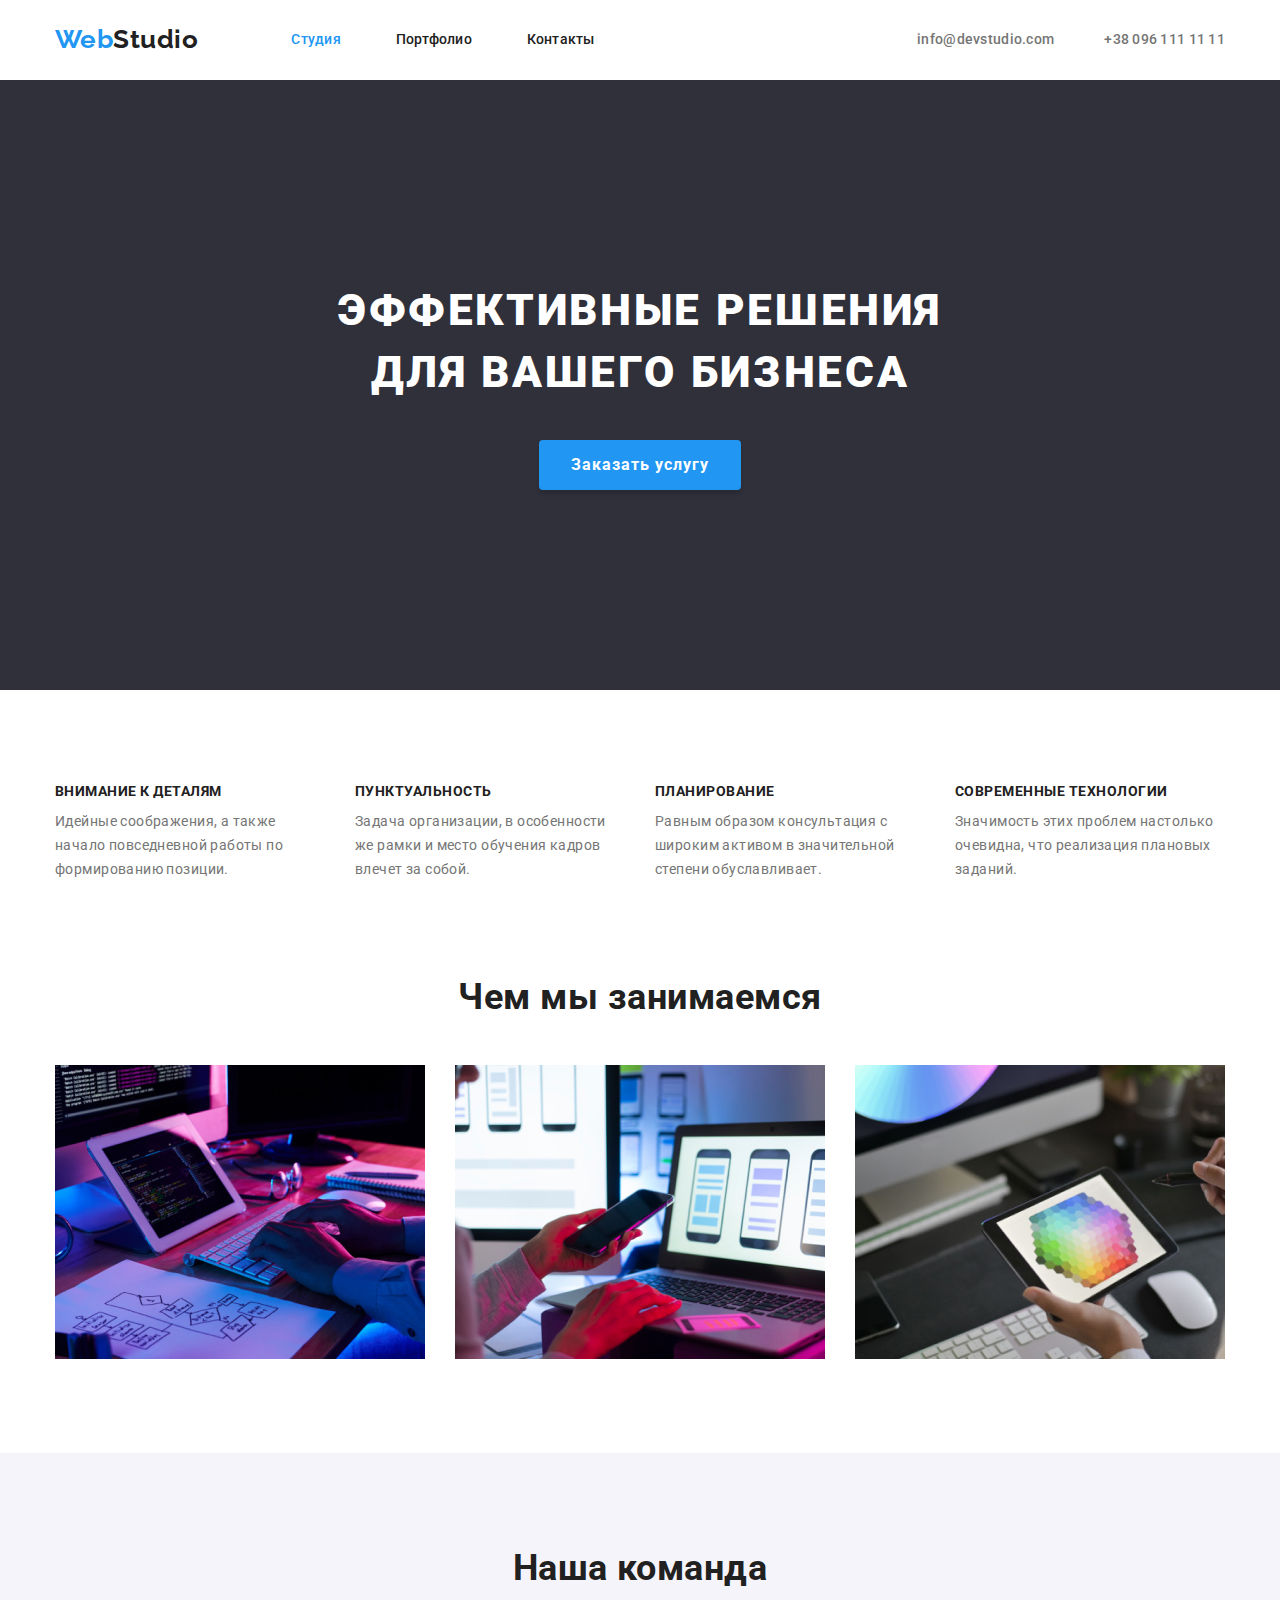
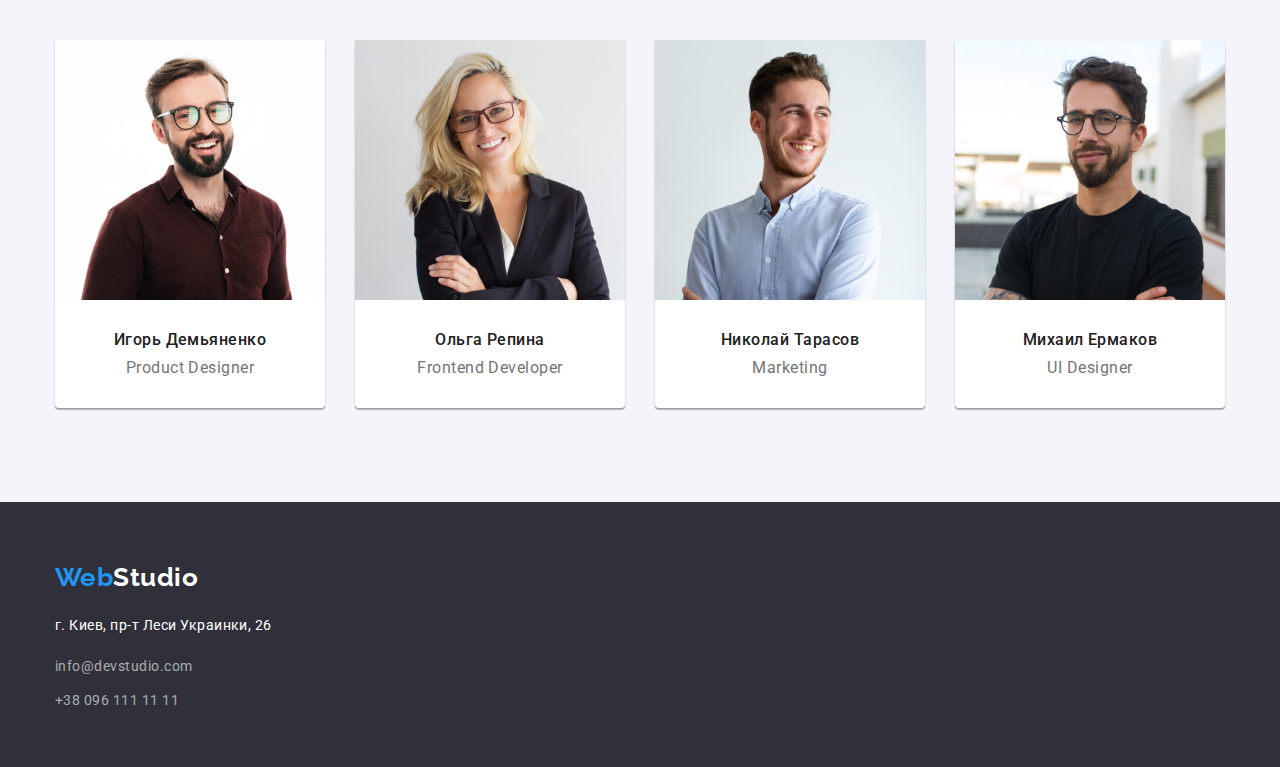
<file: index.html>
<!DOCTYPE html>
<html lang="ru">
<head>
    <meta charset="UTF-8">
    <meta http-equiv="X-UA-Compatible" content="IE=edge">
    <meta name="viewport" content="width=device-width, initial-scale=1.0">
    <title><WebStudio></title>
<link href="https://fonts.googleapis.com/css2?family=Raleway:ital,wght@0,700;1,400&family=Roboto:wght@400;500;700;900&display=swap" 
        rel="stylesheet"> 
    <link rel="stylesheet" href="./css/reset.css">
    <link rel="stylesheet" href="./css/styles.css"/>
</head>
<body>
    <!-- Навигация -->
<header class="header">
    <div class="container">
            <a class="logo" href="/"><span class="logo-web">Web</span><span class="studio">Studio</span></a>
     <nav>
         <ul class="menu">
             <li class="menu-item"><a class="link current" href="./index.html">Студия</a></li>
             <li class="menu-item"><a class="link" href="./portfolio.html">Портфолио</a></li>
             <li class="menu-item"><a class="link" href="#address">Контакты</a></li>
         </ul>
    </nav>
         <ul class="contacts">
             <li class="contacts-item"><a class="address-link" href="mailto:info@devstudio.com">info@devstudio.com</a></li>
             <li class="contacts-item"><a class="address-link" href="tel:+380961111111">+38 096 111 11 11</a></li>
         </ul>
    </div>
</header>
<!-- Герой -->
<main>
<section class="hero">
    <div class="container">
             <h1 class="title">Эффективные решения для вашего бизнеса</h1>
             <button class="button-primary" type="button">Заказать услугу</button>
            </div>
</section>
    <!-- Раздел после героя -->
<section class="features">
    <div class="container">
        <ul class="features-list">
            <li class="items">
                <h2 class="title">Внимание к деталям</h2>
                <p class="paragraph">Идейные соображения, а также начало повседневной работы по формированию позиции.</p>
            </li>
            <li class="items">
                <h2 class="title" >Пунктуальность</h2>
                <p class="paragraph">Задача организации, в особенности же рамки и место обучения кадров влечет за собой.</p>
            </li>
            <li class="items">
                <h2 class="title">Планирование</h2>
                <p class="paragraph">Равным образом консультация с широким активом в значительной степени обуславливает.</p>
            </li>
            <li class="items">
                <h2 class="title">Современные технологии</h2>
                <p class="paragraph">Значимость этих проблем настолько очевидна, что реализация плановых заданий.</p>
            </li>
    </div>
</section>
    <!-- Чем мы занимаемся -->
<section class="work">
    <div class="container">
        <h2 class="title">Чем мы занимаемся</h2>
        <ul class="list-margin">
            <li class="item-img"><img class="img-block" src="./images/work/work1.jpg" width="370" height="294" alt="програмист работающего над проектом"></li>
            <li class="item-img"><img class="img-block" src="./images/work/work2.jpg" width="370" height="294" alt="дизайнер разрабатывает смартфон"></li>
            <li class="item-img"><img class="img-block" src="./images/work/work3.jpg" width="370" height="294" alt="разработка графического цвета на планшете"></li>
        </ul>
    </div>
</section>
    <!-- Команда разработчиков -->
<section class="team">
    <div class="container team-padding">
    <h2 class="title">Наша команда</h2>
    <ul class="team-list"> 
        <li class="list-description">
        <img class="img-block" src="./images/team/productdesigner.jpg" width="270" height="260" alt="изображение дизайнера">
        <h3 class="name">Игорь Демьяненко</h3>
        <p class="desc">Product Designer</p>
    </li>
    <li class="list-description">
            <img class="img-block" src="./images/team/frontenddeveloper.jpg" width="270" height="260" alt="изображение фронтенд разработчика">
            <h3 class="name">Ольга Репина</h3>
            <p class="desc">Frontend Developer</p>
        </li>
        <li class="list-description">
            <img class="img-block" src="./images/team/marketing.jpg" width="270" height="260" alt="изображение маркетолога">
            <h3 class="name">Николай Тарасов</h3>
            <p class="desc">Marketing</p>
        </li>
    <li class="list-description">
        <img class="img-block" src="./images/team/ui-designer.jpg" width="270" height="260" alt="изображение дизайне UI">
        <h3 class="name">Михаил Ермаков</h3>
        <p class="desc">UI Designer</p>
    </li>
    </ul>
</div>
</section>
</main>
<!-- Футер подвал сайта -->
<footer class="footer" id="address"">
    <div class="container">
    <a class="logo" href="/"><span class="logo-web">Web</span><span class="logo-footer">Studio</span></a>
<address">
            <ul class="address">
                <li><a class="maps-link" href="https://goo.gl/maps/3Qw7G6VBKkndE3Wv5" target="_blank" rel="noopener noreferer"> г. Киев, пр-т Леси Украинки, 26</a></li>
                <li><a class="footer-link" href="mailto:info@devstudio.com">info@devstudio.com</a></li>
                <li><a class="footer-link" href="tel:+380961111111">+38 096 111 11 11</a></li>
            </ul>
</address>
</div>
</footer>
</body>
</html>
</file>
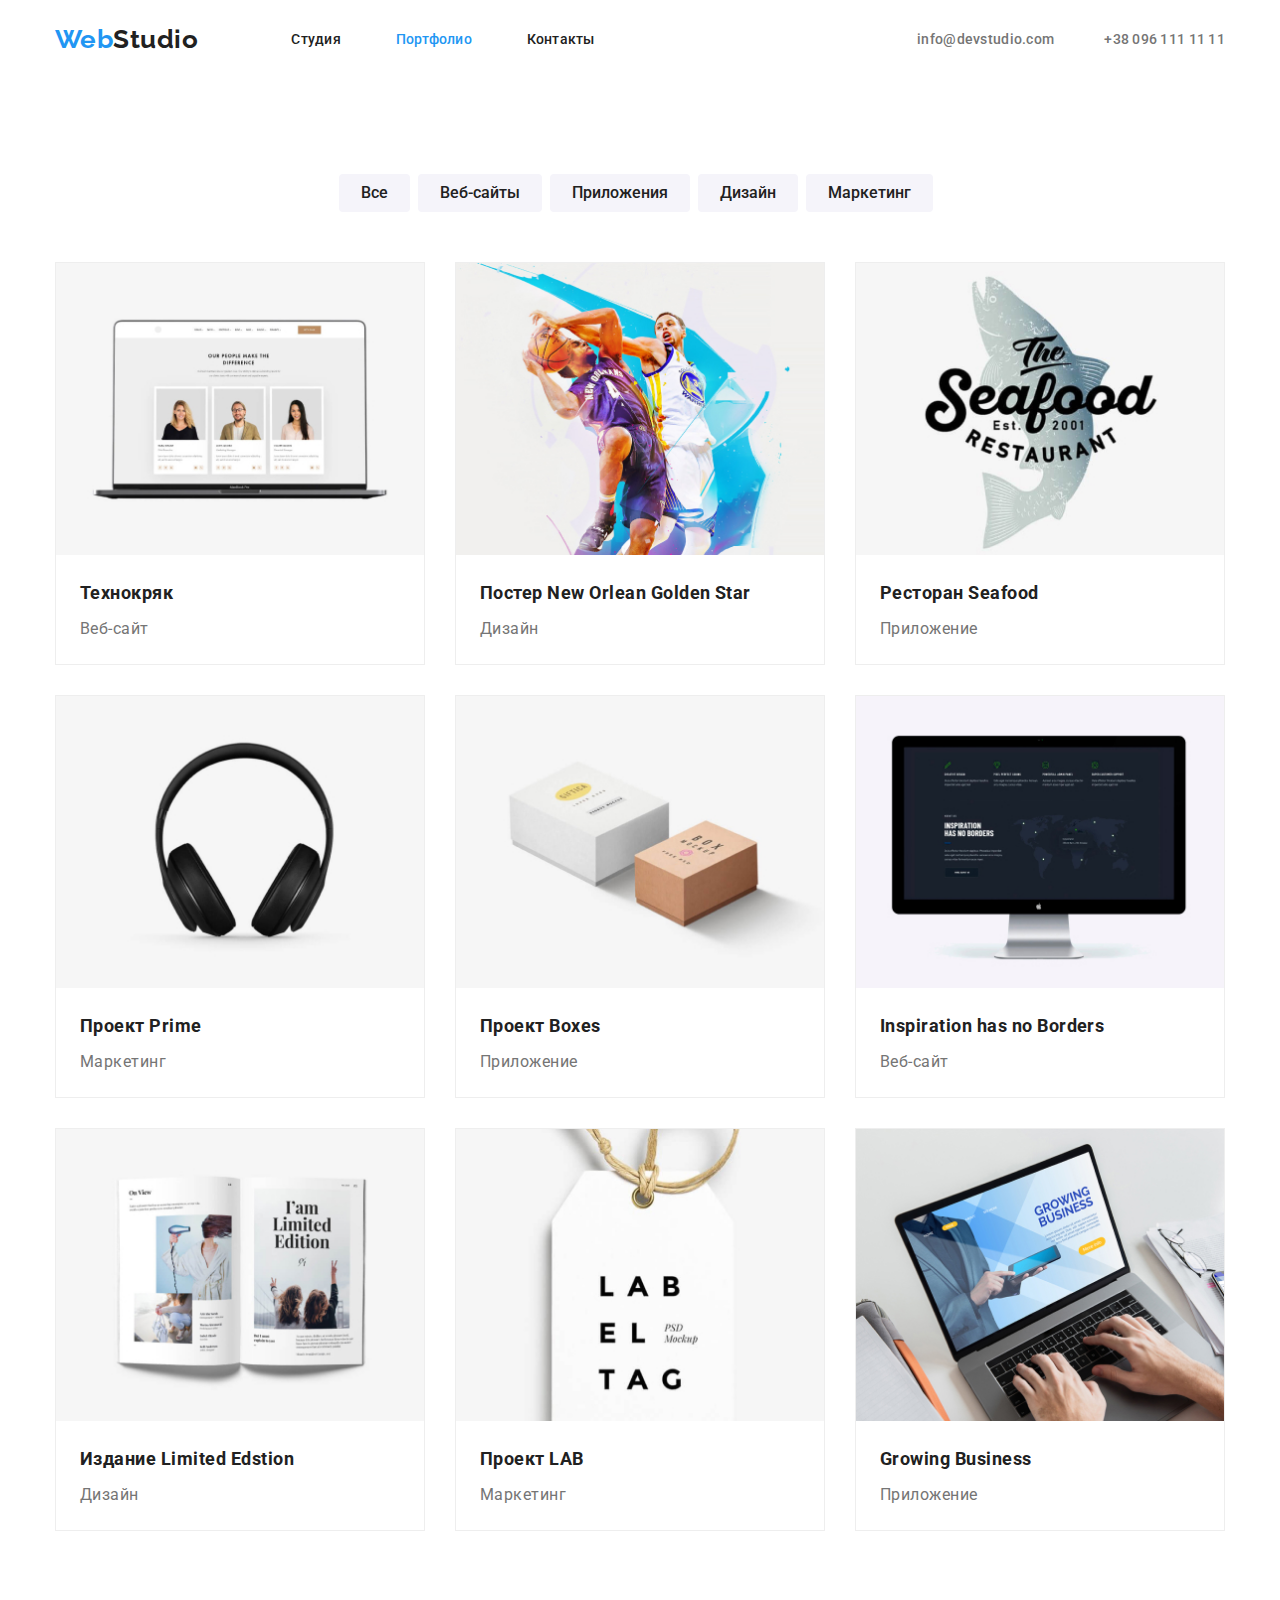
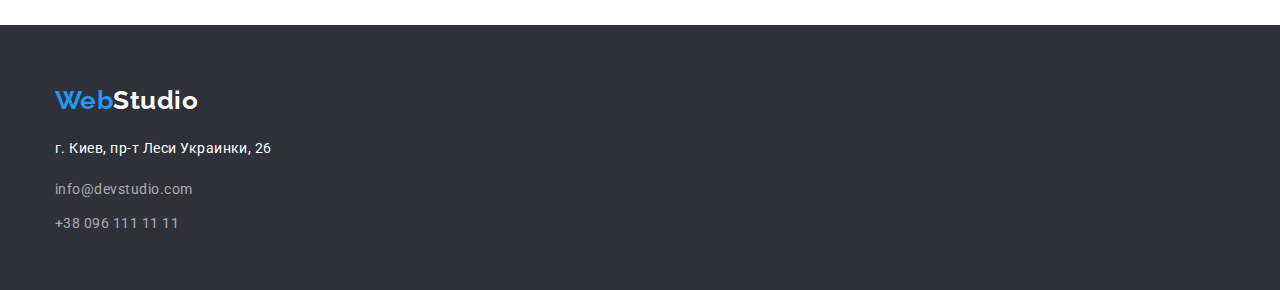
<file: portfolio.html>
<!DOCTYPE html>
<html lang="ru">
<head>
    <meta charset="UTF-8">
    <meta http-equiv="X-UA-Compatible" content="IE=edge">
    <meta name="viewport" content="width=device-width, initial-scale=1.0">
    <title><WebStudio></title>
<link href="https://fonts.googleapis.com/css2?family=Raleway:ital,wght@0,700;1,400&family=Roboto:wght@400;500;700;900&display=swap" 
        rel="stylesheet">
    <link rel="stylesheet" href="./css/reset.css">
    <link rel="stylesheet" href="./css/styles.css"/>
</head>
<body>
    <!-- Навигация -->
<header class="header">
    <div class="container">
        <a class="logo" href="/"><span class="logo-web">Web</span><span class="studio">Studio</span></a>
     <nav>
         <ul class="menu">
             <li class="menu-item"><a class="link " href="./index.html">Студия</a></li>
             <li class="menu-item"><a class="link current" href="./portfolio.html">Портфолио</a></li>
             <li class="menu-item"><a class="link" href="#address">Контакты</a></li>
         </ul>
    </nav>
         <ul class="contacts">
             <li class="contacts-item"><a class="address-link" href="mailto:info@devstudio.com">info@devstudio.com</a></li>
             <li class="contacts-item"><a class="address-link" href="tel:+380961111111">+38 096 111 11 11</a></li>
         </ul>
    </div>
</header>
<main>
<section class="portfolio">
    <div class="container portfolio-padding">
        <h1 hidden>Портфолио</h1>
    <ul class="filter">
        <li class="filter-items"><button class="link-filter" type="button">Все</button></li>
        <li class="filter-items"><button class="link-filter" type="button">Веб-сайты</button></li>
        <li class="filter-items"><button class="link-filter" type="button">Приложения</button></li>
        <li class="filter-items"><button class="link-filter" type="button">Дизайн</button></li>
        <li class="filter-items"><button class="link-filter" type="button">Маркетинг</button></li>
    </ul>
    <ul class="content">
        <li class="content-items">
        <a class="link" href=""><img src="images/portfolio/image1.jpg" width="370" height="294" alt="нуотбук"></a>
        <h2 class="title">Технокряк</h2>
        <p class="paragraph">Веб-сайт</p>
    </li>
        <li class="content-items">
        <a class="link" href=""><img src="images/portfolio/image2.jpg" width="370" height="294" alt="футболисты"></a>
        <h2 class="title">Постер New Orlean Golden Star</h2>
        <p class="paragraph">Дизайн</p>
    </li>
        <li class="content-items">
        <a class="link" href=""><img src="images/portfolio/image3.jpg" width="370" height="294" alt="логотип ресторана"></a>
        <h2 class="title">Ресторан Seafood</h2>
        <p class="paragraph">Приложение</p>
    </li>
        <li class="content-items">  
        <a class="link" href=""><img src="images/portfolio/image4.jpg" width="370" height="294" alt="наушники"></a> 
        <h2 class="title">Проект Prime</h2>
        <p class="paragraph">Маркетинг</p>
    </li>
        <li class="content-items">
        <a class="link" href=""><img src="images/portfolio/image5.jpg" width="370" height="294" alt="две коробки"></a>
        <h2 class="title">Проект Boxes</h2>
        <p class="paragraph">Приложение</p>
    </li>
        <li class="content-items">
        <a class="link" href=""><img src="images/portfolio/image6.jpg" width="370" height="294" alt="монитор"></a>
        <h2 class="title">Inspiration has no Borders</h2>
        <p class="paragraph">Веб-сайт</p>
    </li>
        <li class="content-items">
        <a class="link" href=""><img src="images/portfolio/image7.jpg" width="370" height="294" alt="журнал"></a>
        <h2 class="title">Издание Limited Edstion</h2>
        <p class="paragraph">Дизайн</p>
    </li>
        <li class="content-items">
        <a class="link" href=""><img src="images/portfolio/image8.jpg" width="370" height="294" alt="этикетка"></a>
        <h2 class="title">Проект LAB</h2>
        <p class="paragraph">Маркетинг</p>
    </li>
        <li class="content-items">
        <a class="link" href=""><img src="images/portfolio/image9.jpg" width="370" height="294" alt="ноутбук"></a>
        <h2 class="title">Growing Business</h2>
        <p class="paragraph">Приложение</p>
</li>
    </ul>
</div>
 </section>
</main>
<!-- Футер подвал сайта -->
<footer class="footer" id="address"">
    <div class="container">
    <a class="logo" href="/"><span class="logo-web">Web</span><span class="logo-footer">Studio</span></a>
<address">
            <ul class="address">
                <li><a class="maps-link" href="https://goo.gl/maps/3Qw7G6VBKkndE3Wv5" target="_blank" rel="noopener noreferer">г. Киев, пр-т Леси Украинки, 26</a></li>
                <li><a class="footer-link" href="mailto:info@devstudio.com">info@devstudio.com</a></li>
                <li><a class="footer-link" href="tel:+380961111111">+38 096 111 11 11</a></li>
            </ul>
</address>
</div>
</footer>
</body>
</html>
</file>
<file: css/styles.css>
/* если вы хотите чтобы размеры не витывались в размер а плюсовались */

/* основной цвет текста #212121; черный */
/* вторичный цвет текста #757575; серый */
/* макет сайта основной фона #FFFFFF; белый */
/* акцент текста #2196F3; голубой */
/* макет сайта вторичный фон #F5F4FA; серый */
/* макет фона header,footer #2F303A; темно-серый */

:root {
  --primary-text-color: #212121;
  --secondary-text-color: #757575;
  --primary-bg: #ffffff;
  --accent-color: #2196f3;
  --secondary-bg: #f5f4fa;
  --heder-footer-bg: #2f303a;
}
/* основной текс */
body {
  color: var(--primary-text-color);
  background-color: var(--primary-bg);

  font-family: "Roboto", sans-serif;
  letter-spacing: 0.03em;
}

.container {
  width: 1200px;
  margin-left: auto;
  margin-right: auto;
  padding-left: 15px;
  padding-right: 15px;
}
.container .aling-center {
  text-align: center;
}

.header .container {
  height: 80px;
  display: flex;
  align-items: center;
  /* border: 1px solid #ececec; */
}
.header .logo {
  display: block;
  margin-right: 93px;

  color: var(--accent-color);

  font-family: Raleway;
  font-weight: 700;
  font-size: 26px;
  line-height: 1.2;
  text-decoration: none;
}
.menu .menu-item:not(:last-child) {
  margin-right: 50px;
}
.header .link {
  padding-top: 32px;
  padding-bottom: 32px;
  display: block;

  color: var(--primary-text-color);

  font-family: "Roboto";
  font-weight: 500;
  font-size: 14px;
  line-height: 1.14px;
  letter-spacing: 0.02em;
  text-decoration: none;
}
.header .contacts {
  display: flex;
  margin-left: auto;
}
.contacts .contacts-item:not(:last-child) {
  margin-right: 50px;
}
.header .address-link {
  display: block;
  padding-top: 32px;
  padding-bottom: 32px;

  color: var(--secondary-text-color);

  font-weight: 500;
  font-size: 14px;
  line-height: 1.14px;
  letter-spacing: 0.02em;
  text-decoration: none;
}

.logo-web {
  color: var(--accent-color);
}

.studio {
  color: var(--primary-text-color);
  margin: 0;
}

.logo-footer {
  color: var(--primary-bg);
}

.menu .link.current {
  color: var(--accent-color);
}
.menu li {
  display: inline-block;
}

.header .link:hover,
.link:focus {
  color: var(--accent-color);
}

.link.current {
  color: var(--primary-text-color);
}

.header .address-link:hover,
.address-link:focus {
  color: var(--accent-color);
}
/* -------Герой-------------------------------------- */
.hero {
  max-width: 1600px;
  margin-left: auto;
  margin-right: auto;
}
.hero .container {
  padding-top: 200px;
  padding-bottom: 200px;

  /* background-color: var(--heder-footer-bg); */
}

.hero {
  background-color: var(--heder-footer-bg);
}
.hero .title {
  display: block;
  max-width: 700;
  margin-left: auto;
  margin-right: auto;

  color: var(--primary-bg);

  font-weight: 900;
  font-size: 44px;
  line-height: 1.4;
  letter-spacing: 0.06em;
  text-align: center;
  /* все буквы заглавные */
  text-transform: uppercase;
  width: 696px;
  height: 120px;
}

.hero .button-primary {
  display: block;
  margin: auto;
  height: 50px;
  line-height: 50;
  position: relative;
  height: 50px;
  padding: 10px 32px;
  background-color: var(--accent-color);
  color: var(--primary-bg);
  font-family: Roboto;
  color: #ffffff;
  font-weight: 700;
  font-size: 16px;
  line-height: 1.8;
  align-items: center;
  text-align: center;
  letter-spacing: 0.06em;
  margin-top: 40px;
  box-shadow: 0px 4px 4px rgb(0 0 0 / 15%);
  border-radius: 4px;
  border: 0;
}

.hero .button-primary:hover,
.button-primary:focus {
  background: #188ce8;
}

.hero .button:hover,
.button:focus {
  background: #188ce8;
}

/*Секция особенности*/
.features .features-list {
  padding: 94px 0px;
  display: flex;
}
.features-list .items {
  width: calc((100% - 90px) / 4);
}

.features-list .items:not(:last-child) {
  margin-right: 30px;
}

.features .title {
  color: var(--primary-text-color);

  font-family: Roboto;
  font-weight: 700;
  font-size: 14px;
  line-height: 1.14;
  text-transform: uppercase;
}

.features .paragraph {
  margin-top: 10px;
  margin-right: 30px;
  color: var(--secondary-text-color);

  width: 270px;
  height: 75px;
  font-size: 14px;
  line-height: 1.7;
  /* line-height: 1.71px; */
  letter-spacing: 0.03em;
}
/* секция работа ----------------------------------- */
.work .list-margin {
  margin-top: 50px;
  padding-bottom: 94px;
  display: flex;
}
.list-margin .item-img:not(:last-child) {
  margin-right: 30px;
}

.work .title {
  display: block;
  color: var(--primary-text-color);

  font-family: "Roboto";
  font-weight: 700;
  font-size: 36px;
  text-align: center;
}

/* Секция команда --------------------------------------- */
.team .team-list {
  margin-top: 50px;
}

.team-list {
  display: flex;
  /* margin-right: 30px; */
}

.list-description {
  background-color: var(--primary-bg);

  box-shadow: 0px 1px 3px rgba(0, 0, 0, 0.12), 0px 1px 1px rgba(0, 0, 0, 0.14),
    0px 2px 1px rgba(0, 0, 0, 0.2);
  border-radius: 0px 0px 4px 4px;
}

.team-list .list-description:not(:last-child) {
  margin-right: 30px;
}

.container.team-padding {
  padding-top: 94px;
  padding-bottom: 94px;
}

.team {
  background: var(--secondary-bg);
}

.team .title {
  display: block;
  color: var(--primary-text-color);

  font-weight: 700;
  font-size: 36px;
  line-height: 1.2;
  text-align: center;
}

.team .name {
  margin-top: 30px;
  color: var(--primary-text-color);

  font-weight: 500;
  font-size: 16px;
  line-height: 1.2;
  text-align: center;
}

.team .desc {
  margin-top: 10px;
  padding-bottom: 30px;
  color: var(--secondary-text-color);

  font-weight: 400;
  font-size: 16px;
  line-height: 1.18;
  text-align: center;
}

/* Сеукция футер ------------------------------------------------- */
.footer .container {
  padding-top: 60px;
  padding-bottom: 60px;
}
.footer .logo {
  display: inline-block;
  margin-bottom: 20px;

  color: var(--accent-color);

  font-family: Raleway;
  font-weight: 700;
  font-size: 26px;
  line-height: 1.2;

  text-decoration: none;
}

.footer {
  background-color: var(--heder-footer-bg);
}
/* footer logo, addres, link */
.maps-link {
  color: var(--primary-bg);

  font-weight: 400;
  font-size: 14px;
  line-height: 1.8;
  text-decoration: none;
}

.maps-link:hover,
.maps-link:focus {
  color: var(--accent-color);
}

.footer-link {
  display: block;
  margin-top: 20px;
  font-weight: 400;
  font-size: 14px;
  text-decoration: none;

  color: rgba(255, 255, 255, 0.6);
}
.footer-link:hover,
.footer-link:focus {
  color: var(--accent-color);
}

/* CSS страница портфолио */
.filter-button {
  color: var(--primary-text-color);

  font-family: "Roboto";
  font-weight: 500;
  font-size: 16px;
  line-height: 1.7;
}

.filter-button:hover,
.filter-button:focus {
  color: var(--secondary-bg);
  background-color: var(--accent-color);
}

/* Вторая страница сайта -------------------------------------- */

.portfolio .filter {
  display: flex;
  justify-content: center;
}

.portfolio .container {
  padding-top: 94px;
  padding-bottom: 94px;
}

.filter .link-filter {
  margin-right: 8px;
  padding: 6px 22px;

  font-family: Roboto;
  font-weight: 500;
  font-size: 16px;
  line-height: 1.6;
  text-align: center;

  color: var(--primary-text-color);
  background-color: var(--secondary-bg);
  border-radius: 4px;
  border: 0;
}

.filter .link-filter:hover,
.link-filter:focus {
  color: var(--primary-bg);
  background-color: var(--accent-color);
}
.portfolio .content {
  margin-top: 50px;
  display: flex;
  flex-wrap: wrap;
}

.content-items {
  background-color: var(--primary-bg);
  width: calc((100% - 60px) / 3);
  border: 1px solid #eeeeee;
}

.portfolio .content-items:not(:nth-child(3n)) {
  margin-right: 30px;
}
.portfolio .content-items:not(:nth-child(-n + 3)) {
  margin-top: 30px;
}

.content-items .img-block {
  margin-bottom: 20px;
}

.content .title {
  margin-top: 20px;
  padding-left: 24px;

  color: var(--primary-text-color);

  font-weight: 700;
  font-size: 18px;
  line-height: 2;
}

.content .paragraph {
  margin-top: 4px;
  padding-left: 24px;
  padding-bottom: 20px;
  color: var(--secondary-text-color);

  font-weight: 400;
  font-size: 16px;
  line-height: 1.8;
}
</file>
